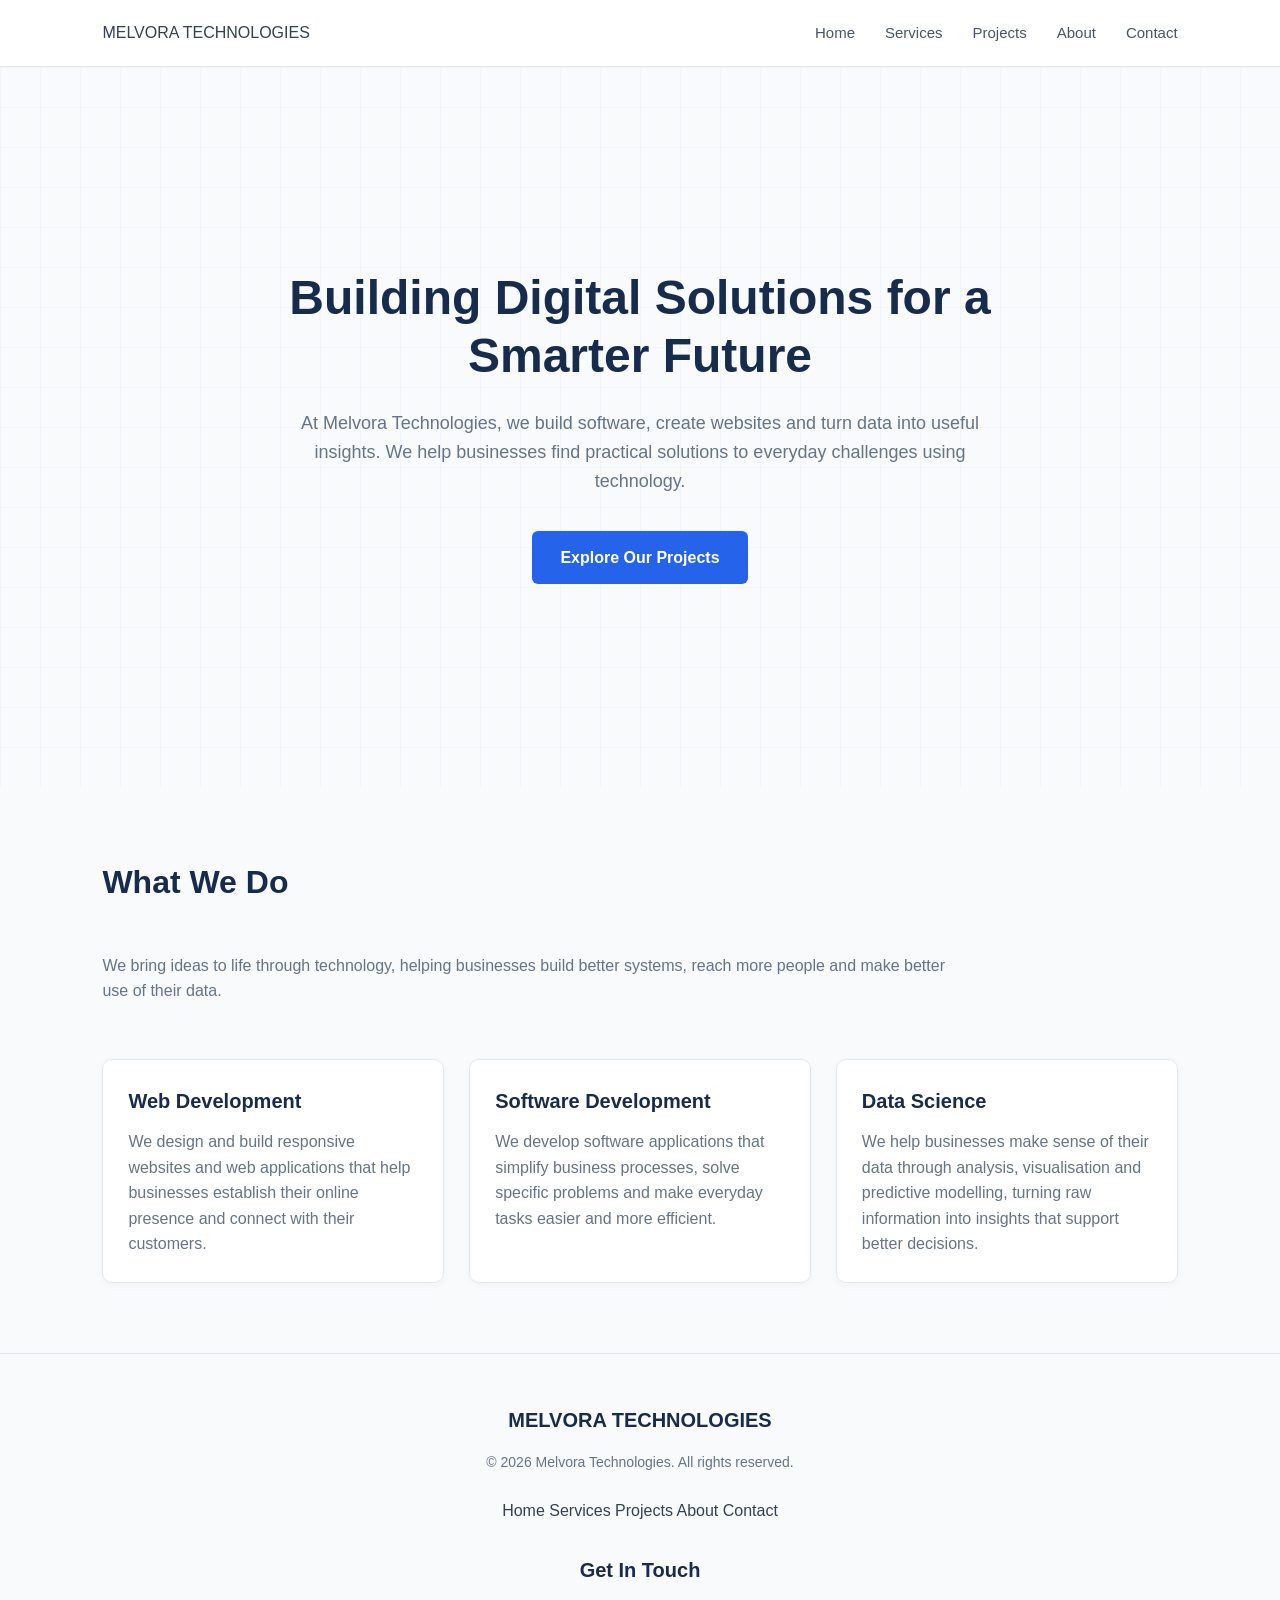
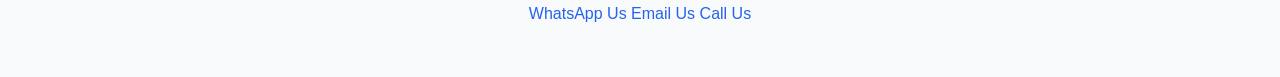
<file: index.html>
<!DOCTYPE html>
<html lang="en">
    <head>
         <meta charset="UTF-8">
         <meta name="viewport" content="width=device-width, initial-scale=1.0">
         <meta name="description" content="Melvora Technologies develops software, data-driven solutions and modern digital experiences.">
         <title>Melvora Technologies | Digital Solutions</title>
         <link rel="stylesheet" href="style.css">

    </head>

    <!--Body-->
    <body>
        <!-- Navigation -->
        <header>
            <hi>MELVORA TECHNOLOGIES</hi>
            <button class="menu-toggle" id="menuToggle" aria-label="Open navigation" aria-expanded="false">
                ☰
            </button>
            <nav id="mainNav">
                <ul>
                    <li><a href="index.html">Home</a></li>
                    <li><a href="services.html">Services</a></li>
                    <li><a href="projects.html">Projects</a></li>
                    <li><a href="about.html">About</a></li>
                    <li><a href="contact.html">Contact</a></li>

                </ul>
            </nav>
        </header>
        <main>
            <section id = "home">
                <h2>Building Digital Solutions for a Smarter Future</h2>
                <p>
                    At Melvora Technologies, we build software, create websites and turn data 
                    into useful insights. We help businesses find practical solutions to everyday 
                    challenges using technology.
                </p>
                <a href="projects.html">Explore Our Projects</a>

            </section>

            <section id = "services">
                <h2> What We Do</h2>
                <p>
                    We bring ideas to life through technology, helping businesses build better 
                    systems, reach more people and make better use of their data.
                </p>
                <div class="service-card">
                    <h3>Web Development</h3>
                    <p>
                        We design and build responsive websites and web applications 
                        that help businesses establish their online presence and connect with 
                        their customers.
                    </p>

                </div>
                <div class="service-card">
                    <h3>Software Development</h3>
                    <p>
                        We develop software applications that simplify business
                        processes, solve specific problems and make everyday
                        tasks easier and more efficient.
                    </p>

                </div>
                <div class="service-card">
                    <h3>Data Science</h3>
                    <p>
                        We help businesses make sense of their data through
                        analysis, visualisation and predictive modelling,
                        turning raw information into insights that support
                        better decisions.
                    </p>

                </div>

            </section>
            
        </main>
        
        <footer>
            <h3>MELVORA TECHNOLOGIES</h3>
            <p>&copy; 2026 Melvora Technologies. All rights reserved.</p>
            <nav>
                <a href="index.html">Home</a>
                <a href="services.html">Services</a>
                <a href="projects.html">Projects</a>
                <a href="about.html">About</a>
                <a href="contact.html">Contact</a>
            </nav>
            <div class="footer-contact">
                <h3>Get In Touch</h3>
                <a href="https://wa.me/254111231387" target="_blank"">WhatsApp Us</a>
                <a href="mailto:awichoscar96@gmail.com">Email Us</a>
                <a href="tel:+254111231387">Call Us</a>


            </div>
        </footer>
        <script src="script.js" defer></script>
    </body>

</html>
</file>
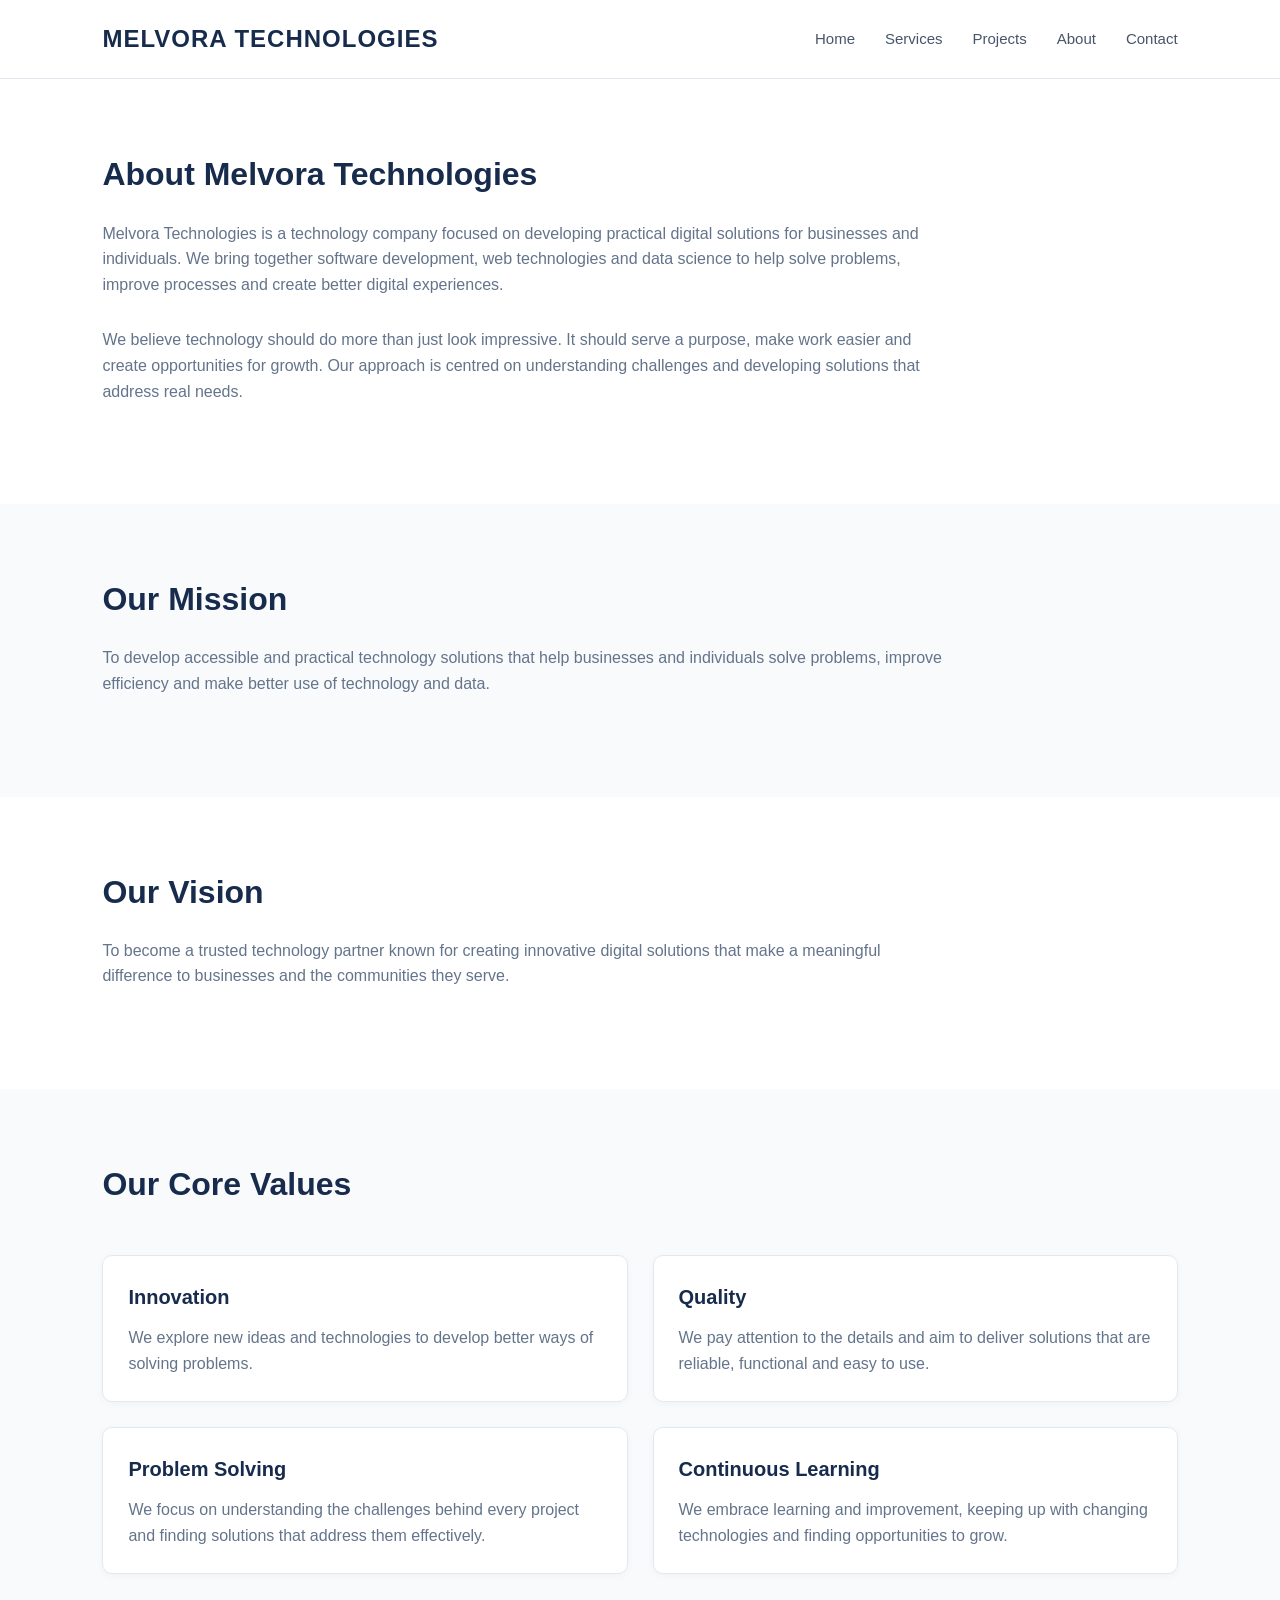
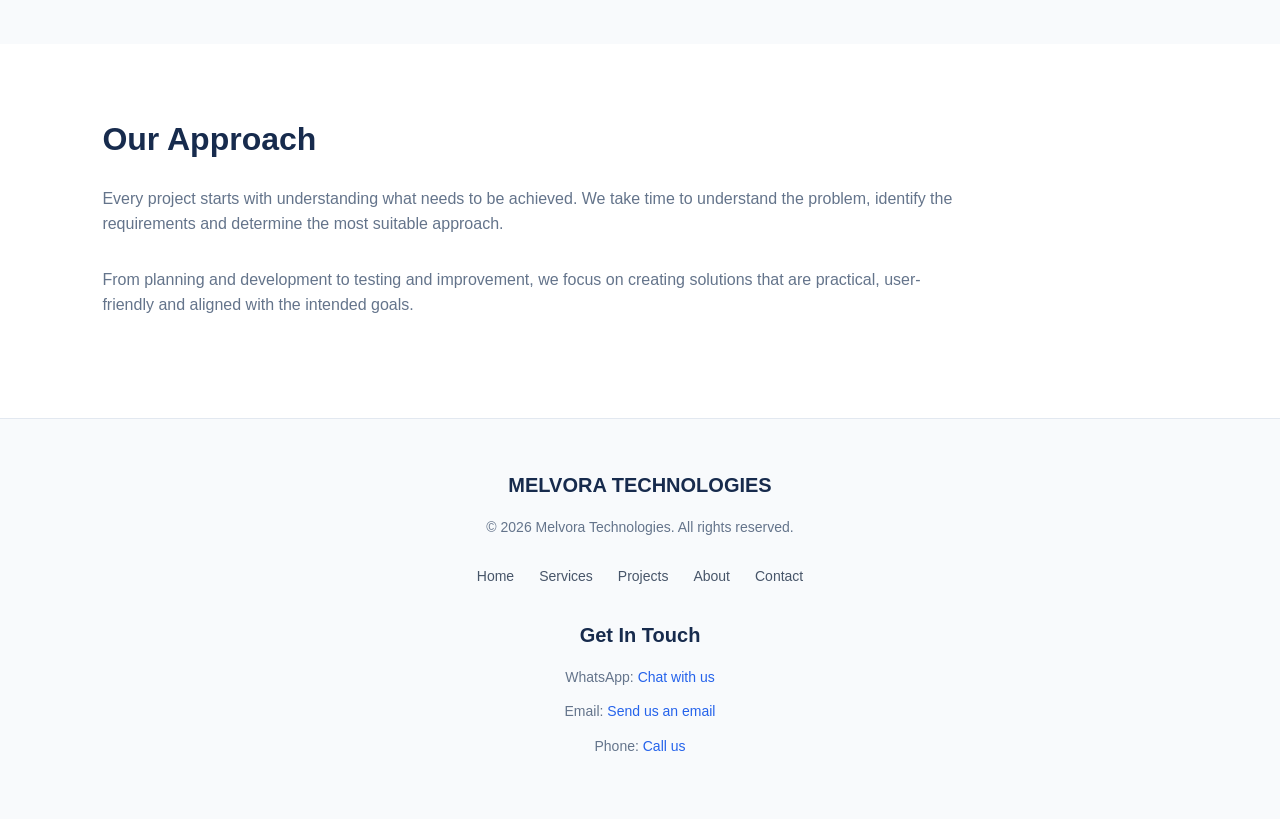
<file: about.html>
<!DOCTYPE html>
<html lang="en">
<head>
    <meta charset="UTF-8">
    <meta name="viewport" content="width=device-width, initial-scale=1.0">
    <meta name="description" content="Learn about Melvora Technologies, our mission, vision, values and approach to building digital solutions.">
    <title>About Us | Melvora Technologies</title>
    <link rel="stylesheet" href="style.css">
</head>
<body>

    <!-- Header -->
    <header>
        <h1>MELVORA TECHNOLOGIES</h1>

        <nav>
            <ul>
                <li><a href="index.html">Home</a></li>
                <li><a href="services.html">Services</a></li>
                <li><a href="projects.html">Projects</a></li>
                <li><a href="about.html">About</a></li>
                <li><a href="contact.html">Contact</a></li>
            </ul>
        </nav>
    </header>

    <!-- Main Content -->
    <main>

        <!-- About Introduction -->
        <section id="about-intro">
            <h2>About Melvora Technologies</h2>

            <p>
                Melvora Technologies is a technology company focused on developing practical digital solutions for businesses and individuals. We bring together software development, web technologies and data science to help solve problems, improve processes and create better digital experiences.
            </p>

            <p>
                We believe technology should do more than just look impressive. It should serve a purpose, make work easier and create opportunities for growth. Our approach is centred on understanding challenges and developing solutions that address real needs.
            </p>
        </section>

        <!-- Mission -->
        <section id="mission">
            <h2>Our Mission</h2>

            <p>
                To develop accessible and practical technology solutions that help businesses and individuals solve problems, improve efficiency and make better use of technology and data.
            </p>
        </section>

        <!-- Vision -->
        <section id="vision">
            <h2>Our Vision</h2>

            <p>
                To become a trusted technology partner known for creating innovative digital solutions that make a meaningful difference to businesses and the communities they serve.
            </p>
        </section>

        <!-- Core Values -->
        <section id="values">
            <h2>Our Core Values</h2>

            <div class="value-card">
                <h3>Innovation</h3>
                <p>
                    We explore new ideas and technologies to develop better ways of solving problems.
                </p>
            </div>

            <div class="value-card">
                <h3>Quality</h3>
                <p>
                    We pay attention to the details and aim to deliver solutions that are reliable, functional and easy to use.
                </p>
            </div>

            <div class="value-card">
                <h3>Problem Solving</h3>
                <p>
                    We focus on understanding the challenges behind every project and finding solutions that address them effectively.
                </p>
            </div>

            <div class="value-card">
                <h3>Continuous Learning</h3>
                <p>
                    We embrace learning and improvement, keeping up with changing technologies and finding opportunities to grow.
                </p>
            </div>
        </section>

        <!-- Our Approach -->
        <section id="our-approach">
            <h2>Our Approach</h2>

            <p>
                Every project starts with understanding what needs to be achieved. We take time to understand the problem, identify the requirements and determine the most suitable approach.
            </p>

            <p>
                From planning and development to testing and improvement, we focus on creating solutions that are practical, user-friendly and aligned with the intended goals.
            </p>
        </section>

    </main>

    <!-- Footer -->
    <footer>
        <h3>MELVORA TECHNOLOGIES</h3>

        <p>&copy; 2026 Melvora Technologies. All rights reserved.</p>

        <nav>
            <ul>
                <li><a href="index.html">Home</a></li>
                <li><a href="services.html">Services</a></li>
                <li><a href="projects.html">Projects</a></li>
                <li><a href="about.html">About</a></li>
                <li><a href="contact.html">Contact</a></li>
            </ul>
        </nav>

        <div class="footer-contact">
            <h3>Get In Touch</h3>

            <p>
                WhatsApp:
                <a href="https://wa.me/254111231387" target="_blank">Chat with us</a>
            </p>

            <p>
                Email:
                <a href="mailto:awichoscar96@gmail.com">Send us an email</a>
            </p>

            <p>
                Phone:
                <a href="tel:+254111231387">Call us</a>
            </p>
        </div>
    </footer>
    <script src="script.js" defer></script>

</body>
</html>
</file>
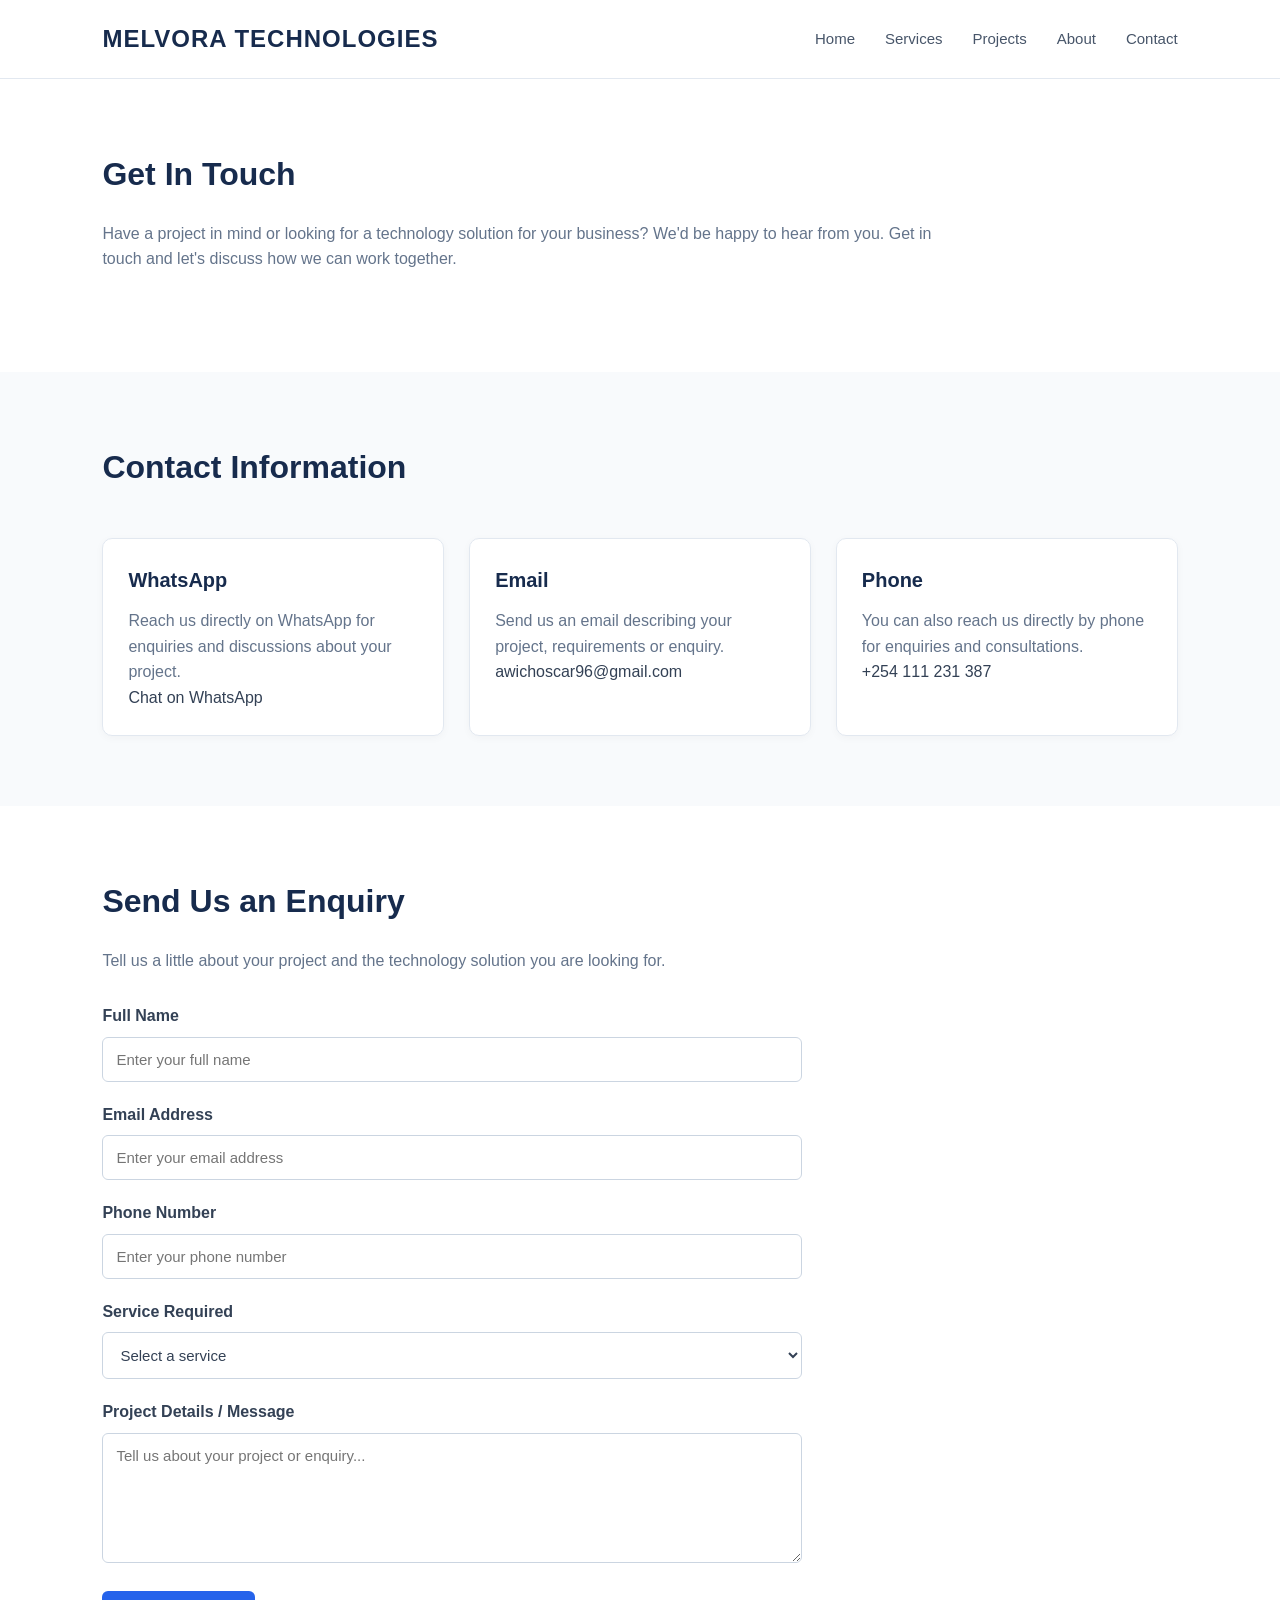
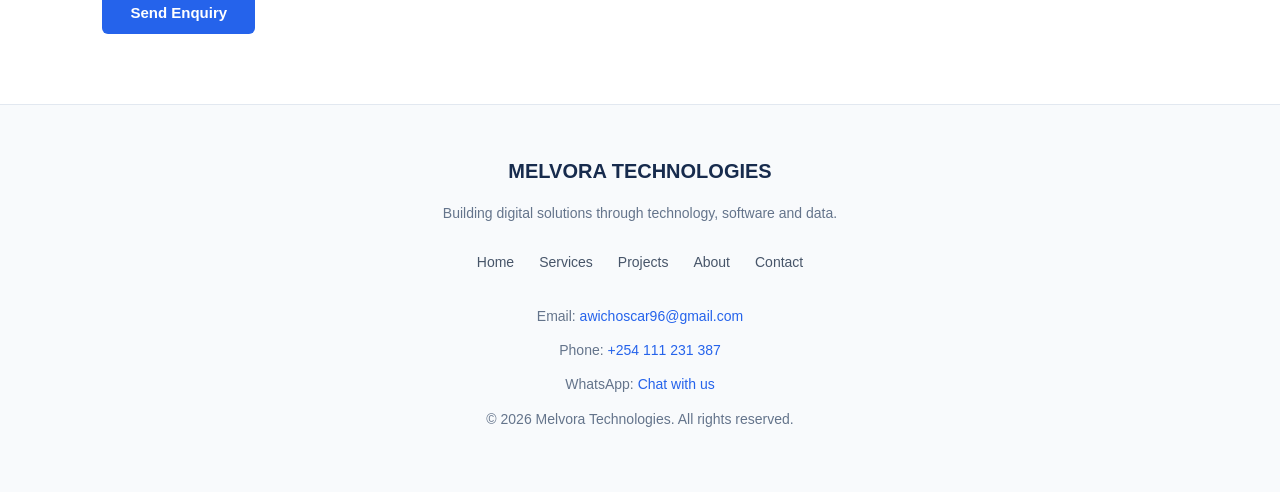
<file: contact.html>
<!DOCTYPE html>
<html lang="en">

<head>
    <meta charset="UTF-8">
    <meta name="viewport" content="width=device-width, initial-scale=1.0">

    <meta name="description" content="Get in touch with Melvora Technologies to discuss your web development, software development and data science needs.">

    <title>Contact Us | Melvora Technologies</title>

    <link rel="stylesheet" href="style.css">
</head>

<body>

    <!-- =========================================
         1. HEADER AND NAVIGATION
    ========================================== -->

    <header>

        <h1>MELVORA TECHNOLOGIES</h1>

        <!-- Mobile Navigation Button -->
        <button
            class="menu-toggle"
            id="menuToggle"
            aria-label="Open navigation"
            aria-expanded="false"
            aria-controls="mainNav"
            type="button">

            ☰

        </button>

        <!-- Main Navigation -->
        <nav id="mainNav">

            <ul>
                <li><a href="index.html">Home</a></li>
                <li><a href="services.html">Services</a></li>
                <li><a href="projects.html">Projects</a></li>
                <li><a href="about.html">About</a></li>
                <li><a href="contact.html">Contact</a></li>
            </ul>

        </nav>

    </header>


    <!-- =========================================
         2. MAIN CONTENT
    ========================================== -->

    <main>

        <!-- Contact Introduction -->
        <section id="contact-intro">

            <h2>Get In Touch</h2>

            <p>
                Have a project in mind or looking for a technology
                solution for your business? We'd be happy to hear
                from you. Get in touch and let's discuss how we
                can work together.
            </p>

        </section>


        <!-- Contact Information -->
        <section id="contact-information">

            <h2>Contact Information</h2>

            <!-- WhatsApp -->
            <div class="contact-card">

                <h3>WhatsApp</h3>

                <p>
                    Reach us directly on WhatsApp for enquiries
                    and discussions about your project.
                </p>

                <a
                    href="https://wa.me/254111231387"
                    target="_blank"
                    rel="noopener noreferrer">

                    Chat on WhatsApp

                </a>

            </div>


            <!-- Email -->
            <div class="contact-card">

                <h3>Email</h3>

                <p>
                    Send us an email describing your project,
                    requirements or enquiry.
                </p>

                <a href="mailto:awichoscar96@gmail.com">

                    awichoscar96@gmail.com

                </a>

            </div>


            <!-- Phone -->
            <div class="contact-card">

                <h3>Phone</h3>

                <p>
                    You can also reach us directly by phone
                    for enquiries and consultations.
                </p>

                <a href="tel:+254111231387">

                    +254 111 231 387

                </a>

            </div>

        </section>


        <!-- =========================================
             3. CONTACT FORM
        ========================================== -->

        <section id="contact-form">

            <h2>Send Us an Enquiry</h2>

            <p>
                Tell us a little about your project and the
                technology solution you are looking for.
            </p>


            <form action="#" method="POST">

                <!-- Full Name -->
                <div class="form-group">

                    <label for="fullName">Full Name</label>

                    <input
                        type="text"
                        id="fullName"
                        name="fullName"
                        placeholder="Enter your full name"
                        required>

                </div>


                <!-- Email -->
                <div class="form-group">

                    <label for="email">Email Address</label>

                    <input
                        type="email"
                        id="email"
                        name="email"
                        placeholder="Enter your email address"
                        required>

                </div>


                <!-- Phone -->
                <div class="form-group">

                    <label for="phone">Phone Number</label>

                    <input
                        type="tel"
                        id="phone"
                        name="phone"
                        placeholder="Enter your phone number">

                </div>


                <!-- Service Selection -->
                <div class="form-group">

                    <label for="service">Service Required</label>

                    <select id="service" name="service" required>

                        <option value="">Select a service</option>

                        <option value="web-development">
                            Web Development
                        </option>

                        <option value="software-development">
                            Software Development
                        </option>

                        <option value="data-science">
                            Data Science
                        </option>

                        <option value="other">
                            Other Enquiry
                        </option>

                    </select>

                </div>


                <!-- Message -->
                <div class="form-group">

                    <label for="message">Project Details / Message</label>

                    <textarea
                        id="message"
                        name="message"
                        rows="6"
                        placeholder="Tell us about your project or enquiry..."
                        required></textarea>

                </div>


                <!-- Submit Button -->
                <button type="submit">

                    Send Enquiry

                </button>


                <!-- Form Feedback -->
                <p id="formMessage" aria-live="polite"></p>

            </form>

        </section>

    </main>


    <!-- =========================================
         4. FOOTER
    ========================================== -->

    <footer>

        <h3>MELVORA TECHNOLOGIES</h3>

        <p>
            Building digital solutions through technology,
            software and data.
        </p>


        <!-- Footer Navigation -->
        <nav>

            <ul>
                <li><a href="index.html">Home</a></li>
                <li><a href="services.html">Services</a></li>
                <li><a href="projects.html">Projects</a></li>
                <li><a href="about.html">About</a></li>
                <li><a href="contact.html">Contact</a></li>
            </ul>

        </nav>


        <!-- Footer Contact Information -->
        <div class="footer-contact">

            <p>
                Email:
                <a href="mailto:awichoscar96@gmail.com">
                    awichoscar96@gmail.com
                </a>
            </p>

            <p>
                Phone:
                <a href="tel:+254111231387">
                    +254 111 231 387
                </a>
            </p>

            <p>
                WhatsApp:
                <a
                    href="https://wa.me/254111231387"
                    target="_blank"
                    rel="noopener noreferrer">

                    Chat with us

                </a>
            </p>

        </div>


        <!-- Copyright -->
        <p>
            &copy; 2026 Melvora Technologies.
            All rights reserved.
        </p>

    </footer>


    <!-- =========================================
         5. JAVASCRIPT
    ========================================== -->

    <script src="script.js" defer></script>

</body>

</html>
</file>
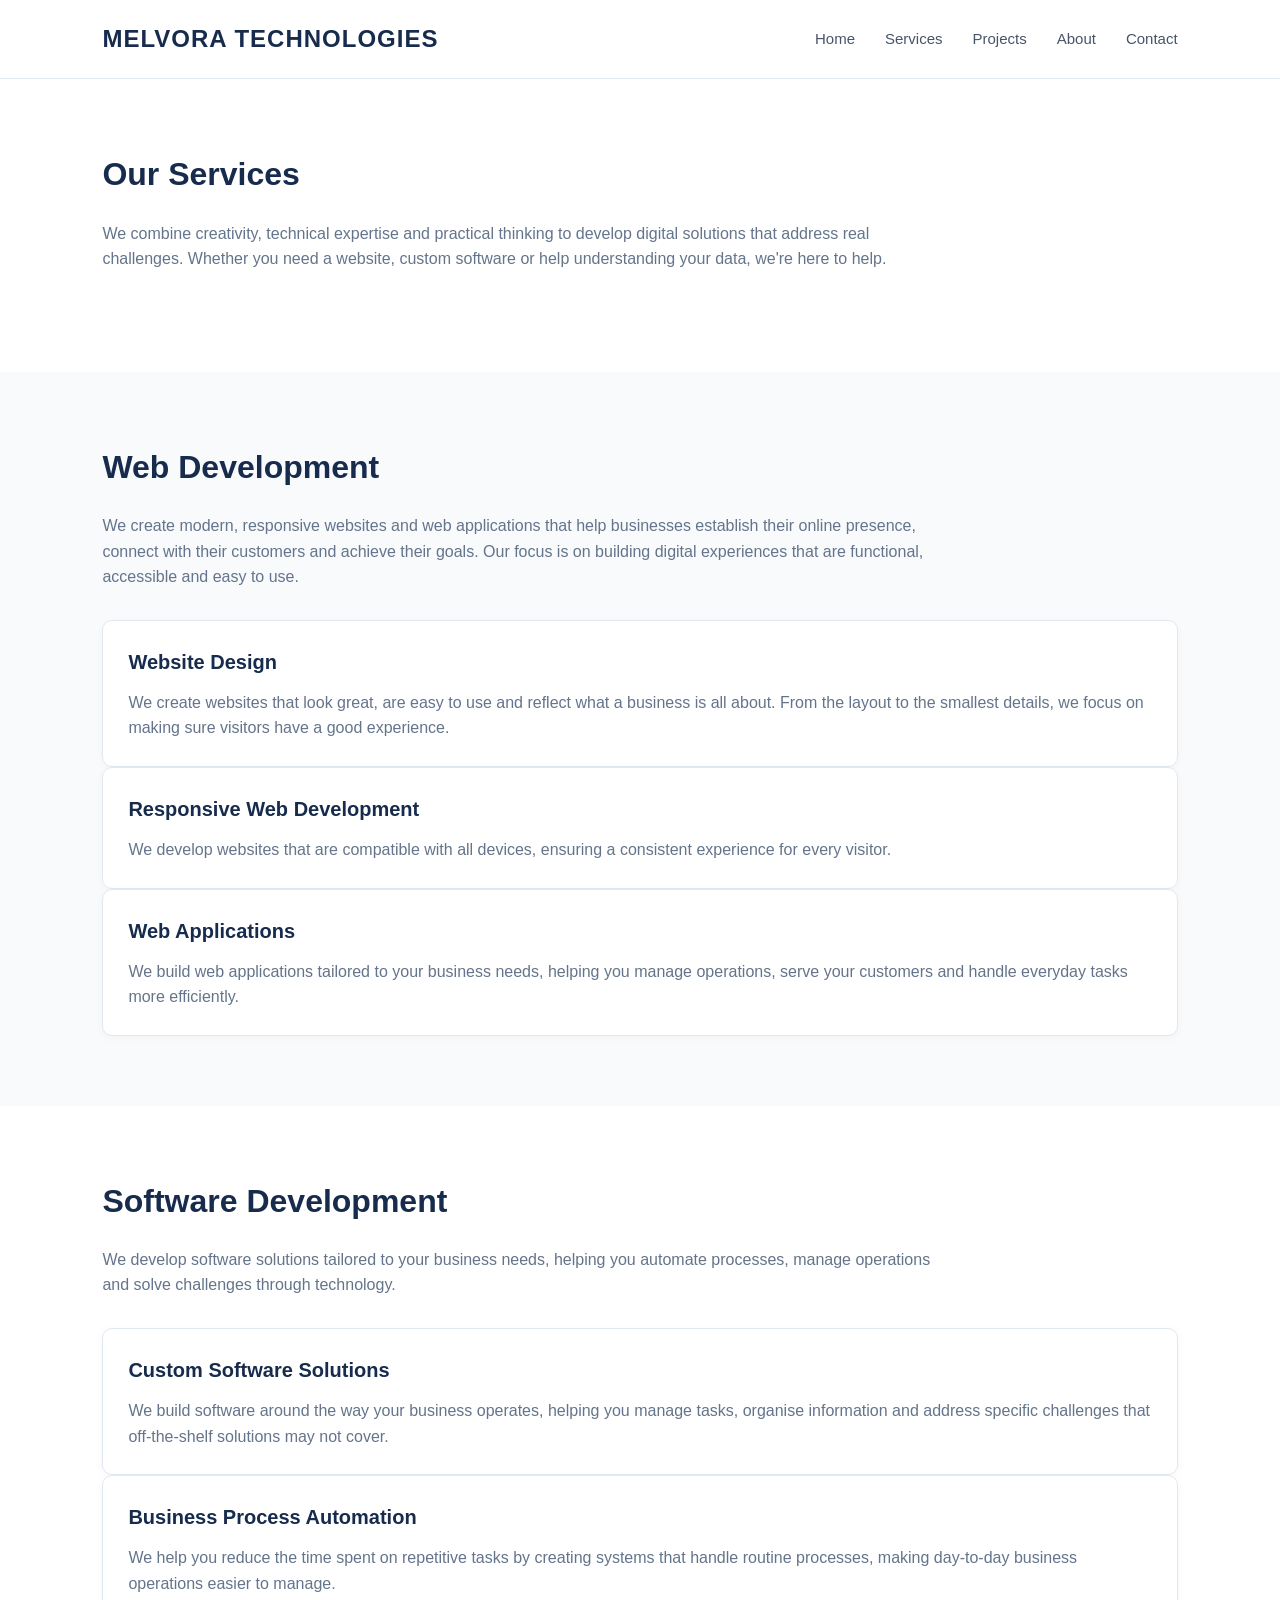
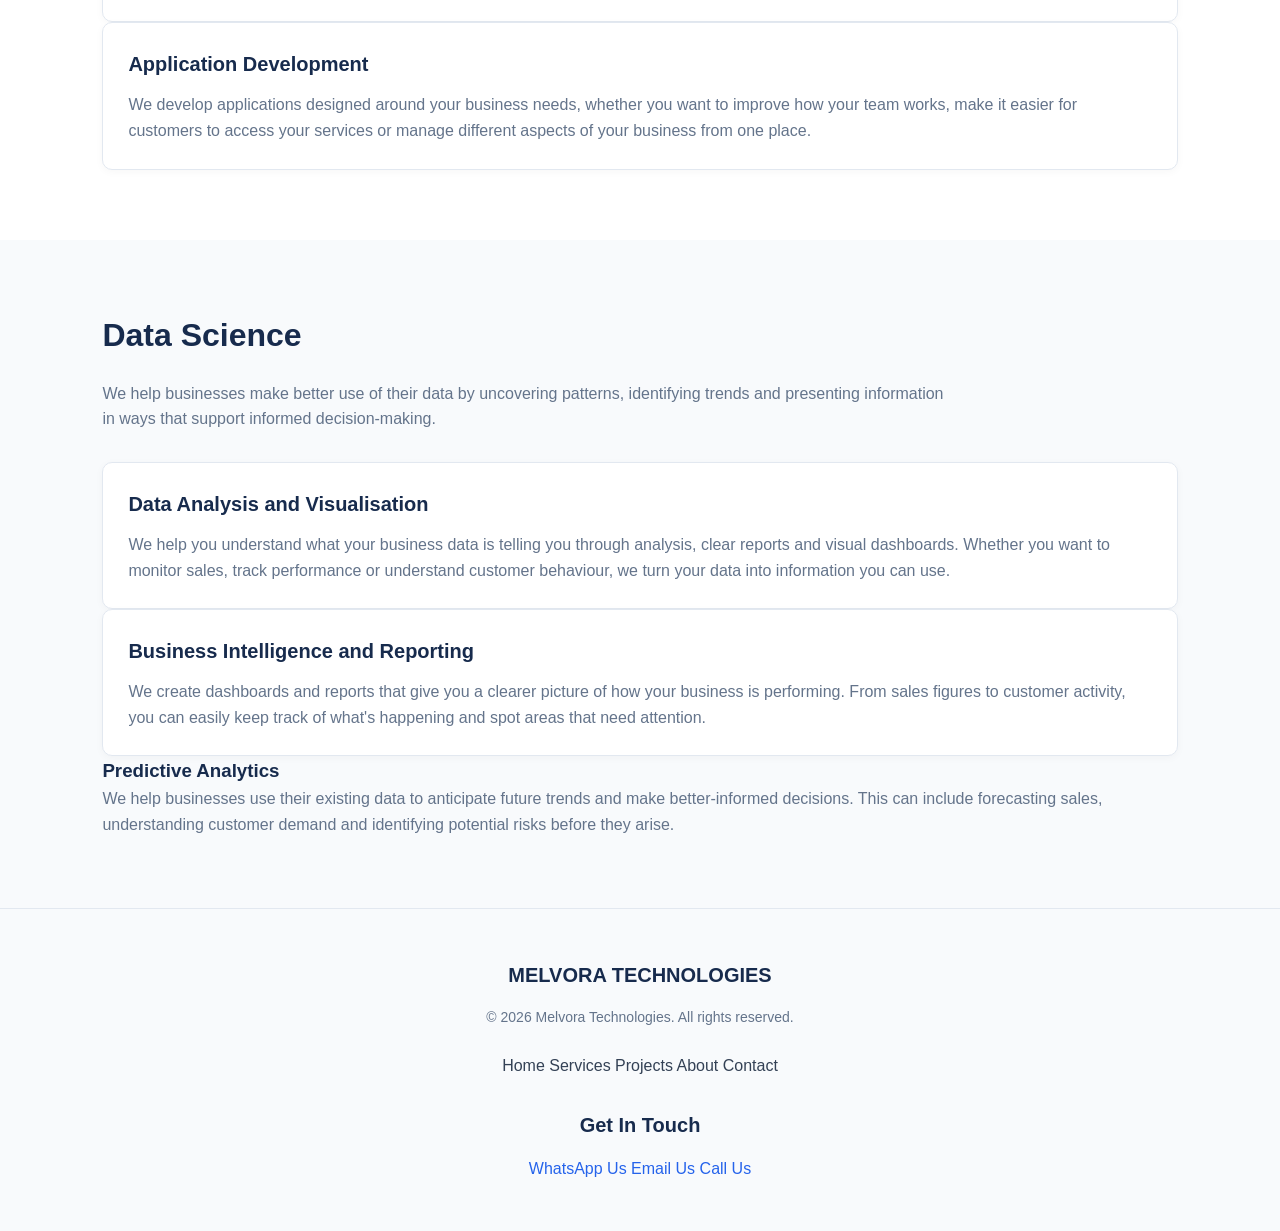
<file: services.html>
<!DOCTYPE html>
<html lang="en">
    <head>
        <meta charset="UTF-8">
        <meta name="viewport" content="width=device-width, initial-scale=1.0">
        <meta name="description" content="Explore the web development, software development and data science services offered by Melvora Technologies.">
        <title>Our Services</title>
        <link rel="stylesheet" href="style.css">

    </head>

    <body>
        <header>
            <h1>MELVORA TECHNOLOGIES</h1>
            <nav>
                <ul>
                    <li><a href="index.html">Home</a></li>
                    <li><a href="services.html">Services</a></li>
                    <li><a href="projects.html">Projects</a></li>
                    <li><a href="about.html">About</a></li>
                    <li><a href="contact.html">Contact</a></li>
                </ul>
            </nav>
        </header>

        <main>
            <section id="services-intro">
                <h2>Our Services</h2>
                <p>
                     We combine creativity, technical expertise and practical
                     thinking to develop digital solutions that address real
                     challenges. Whether you need a website, custom software
                     or help understanding your data, we're here to help.
                </p>

            </section>

            <section id="web-development">
                <h2>Web Development</h2>
                <p>
                    We create modern, responsive websites and web applications
                    that help businesses establish their online presence,
                    connect with their customers and achieve their goals.
                    Our focus is on building digital experiences that are
                    functional, accessible and easy to use.
                </p>
                <div class="service-detail">
                    <h3>Website Design</h3>
                    <p>
                        We create websites that look great, are easy to use and
                        reflect what a business is all about. From the layout
                        to the smallest details, we focus on making sure visitors
                        have a good experience.
                    </p>

                </div>

                <div class="service-detail">
                    <h3>Responsive Web Development</h3>
                    <p>
                        We develop websites that are compatible with all devices,
                        ensuring a consistent experience for every visitor.
                    </p>

                </div>

                <div class="service-detail">
                    <h3>Web Applications</h3>
                    <p>
                        We build web applications tailored to your business needs,
                        helping you manage operations, serve your customers and
                        handle everyday tasks more efficiently.
                    </p>

                </div>
            </section>

            <!-- Software Development -->
             <section id="software-developmnet">
                <h2>Software Development</h2>
                <p>
                    We develop software solutions tailored to your business
                    needs, helping you automate processes, manage operations
                    and solve challenges through technology.
                </p>

                <!-- Custom Software Solutions -->
                 <div class="service-detail">
                    <h3>Custom Software Solutions</h3>
                    <p>
                        We build software around the way your business operates,
                        helping you manage tasks, organise information and address
                        specific challenges that off-the-shelf solutions may not cover.
                    </p>

                 </div>

                 <!-- Business Process Automation -->
                  <div class="service-detail">
                     <h3>Business Process Automation</h3>
                     <p>
                        We help you reduce the time spent on repetitive tasks
                        by creating systems that handle routine processes,
                        making day-to-day business operations easier to manage.
                     </p>

                  </div>

                  <!-- Application Development -->
                  <div class="service-detail">
                    <h3>Application Development</h3>
                    <p>
                        We develop applications designed around your business needs,
                        whether you want to improve how your team works, make it
                        easier for customers to access your services or manage
                        different aspects of your business from one place.
                    </p>

                   </div>

             </section>

             <!-- Data Science -->
              <section id="data-science">
                <h2>Data Science</h2>
                <p>
                     We help businesses make better use of their data by
                     uncovering patterns, identifying trends and presenting
                     information in ways that support informed decision-making.
                </p>
                <!-- Data Analysis and Visualisation -->
                 <div class="service-detail">
                    <h3>Data Analysis and Visualisation</h3>
                    <p>
                        We help you understand what your business data is telling
                        you through analysis, clear reports and visual dashboards.
                        Whether you want to monitor sales, track performance or
                        understand customer behaviour, we turn your data into
                        information you can use.
                    </p>

                 </div>
                 <!-- Business Intelligence and Reporting -->
                  <div class="service-detail">
                    <h3>Business Intelligence and Reporting</h3>
                    <p>
                         We create dashboards and reports that give you a clearer
                         picture of how your business is performing. From sales
                         figures to customer activity, you can easily keep track
                         of what's happening and spot areas that need attention.
                    </p>

                  </div>

                  <!-- Predictive Analytics -->
                   <div class="service detail">
                    <h3>Predictive Analytics</h3>
                    <p>
                         We help businesses use their existing data to anticipate
                         future trends and make better-informed decisions. This
                         can include forecasting sales, understanding customer
                         demand and identifying potential risks before they arise.
                    </p>

                   </div>

              </section>
        </main>
        <!-- Footer -->
         <footer>
            <h3>MELVORA TECHNOLOGIES</h3>

            <p>&copy; 2026 Melvora Technologies. All rights reserved.</p>

            <nav>
                <a href="index.html">Home</a>
                <a href="services.html">Services</a>
                <a href="projects.html">Projects</a>
                <a href="about.html">About</a>
                <a href="contact.html">Contact</a>
            </nav>

            <!-- Contact Information -->
            <div class="footer-contact">
                <h3>Get In Touch</h3>
                <a href="https://wa.me/254111231387" target="_blank">WhatsApp Us</a>
                <a href="mailto:awichoscar96@gmail.com">Email Us</a>
                <a href="tel:+254111231387">Call Us</a>
            </div>
         </footer>
         <script src="script.js" defer></script>
    </body>
</html>
</file>
<file: style.css>
/* =========================================
   1. GLOBAL STYLES
========================================= */

* {
    margin: 0;
    padding: 0;
    box-sizing: border-box;
}

body {
    font-family: Arial, sans-serif;
    background-color: #ffffff;
    color: #334155;
    line-height: 1.6;
}

h1, h2, h3 {
    color: #172b4d;
}

p {
    color: #64748b;
}

a {
    color: inherit;
    text-decoration: none;
}


/* =========================================
   2. HEADER AND NAVIGATION
========================================= */

header {
    display: flex;
    justify-content: space-between;
    align-items: center;
    padding: 20px 8%;
    background-color: #ffffff;
    border-bottom: 1px solid #e2e8f0;
}

header h1 {
    font-size: 24px;
    letter-spacing: 1px;
    color: #172b4d;
}

/* Main Navigation */

header nav ul {
    display: flex;
    list-style: none;
    gap: 30px;
}

header nav ul li a {
    color: #475569;
    font-size: 15px;
    font-weight: 500;
    transition: color 0.3s ease;
}

header nav ul li a:hover {
    color: #2563eb;
}

/* Mobile Menu Button */

.menu-toggle {
    display: none;
    background: none;
    border: none;
    color: #172b4d;
    font-size: 28px;
    cursor: pointer;
}


/* =========================================
   3. HOMEPAGE HERO SECTION
========================================= */

#home {
    min-height: 80vh;
    display: flex;
    flex-direction: column;
    justify-content: center;
    align-items: center;
    text-align: center;
    padding: 80px 8%;

    /* Very subtle technical grid */
    background-color: #f8fafc;
    background-image:
        linear-gradient(rgba(37, 99, 235, 0.035) 1px, transparent 1px),
        linear-gradient(90deg, rgba(37, 99, 235, 0.035) 1px, transparent 1px);
    background-size: 40px 40px;
}

#home h2 {
    font-size: 48px;
    max-width: 850px;
    line-height: 1.2;
    margin-bottom: 25px;
    color: #172b4d;
}

#home p {
    font-size: 18px;
    max-width: 700px;
    margin-bottom: 35px;
    color: #64748b;
}

/* Hero Button */

#home a {
    display: inline-block;
    background-color: #2563eb;
    color: #ffffff;
    padding: 14px 28px;
    border-radius: 6px;
    font-weight: bold;
    transition: background-color 0.3s ease;
}

#home a:hover {
    background-color: #1d4ed8;
}


/* =========================================
   4. GENERAL CONTENT SECTIONS
========================================= */

main section {
    padding: 70px 8%;
}

main section:nth-child(even) {
    background-color: #f8fafc;
}

main section h2 {
    font-size: 32px;
    margin-bottom: 20px;
    color: #172b4d;
}

main section > p {
    max-width: 850px;
    margin-bottom: 30px;
}


/* =========================================
   5. SERVICE, VALUE AND OTHER CARDS
========================================= */

.service-card,
.service-detail,
.value-card,
.category-card,
.project-card,
.contact-card {
    background-color: #ffffff;
    border: 1px solid #e2e8f0;
    border-radius: 10px;
    padding: 25px;
    box-shadow: 0 2px 8px rgba(15, 23, 42, 0.035);
    transition: border-color 0.3s ease, box-shadow 0.3s ease;
}

.service-card:hover,
.category-card:hover,
.value-card:hover,
.project-card:hover,
.contact-card:hover {
    border-color: #bfdbfe;
    box-shadow: 0 5px 18px rgba(15, 23, 42, 0.07);
}

.service-card h3,
.service-detail h3,
.value-card h3,
.category-card h3,
.project-card h3,
.contact-card h3 {
    font-size: 20px;
    margin-bottom: 12px;
    color: #172b4d;
}


/* =========================================
   6. CARD LAYOUTS
========================================= */

#services,
#project-categories,
#values,
#contact-information {
    display: grid;
    grid-template-columns: repeat(3, 1fr);
    gap: 25px;
}

/* Section Headings and Introductions */

#services h2,
#services > p,
#project-categories h2,
#project-categories > p,
#values h2,
#contact-information h2 {
    grid-column: 1 / -1;
}

/* About Page Value Cards */

#values {
    grid-template-columns: repeat(2, 1fr);
}


/* =========================================
   7. PROJECT SHOWCASE
========================================= */

.project-card {
    display: flex;
    flex-direction: column;
    gap: 15px;
}

.project-image {
    width: 100%;
    height: 220px;
    overflow: hidden;
    border-radius: 8px;
    background-color: #f1f5f9;
}

.project-image img {
    width: 100%;
    height: 100%;
    object-fit: cover;
}

.project-info a {
    display: inline-block;
    margin-top: 15px;
    color: #2563eb;
    font-weight: bold;
}

.project-info a:hover {
    color: #1d4ed8;
}


/* =========================================
   8. CONTACT FORM
========================================= */

#contact-form form {
    max-width: 700px;
}

.form-group {
    margin-bottom: 20px;
}

.form-group label {
    display: block;
    margin-bottom: 8px;
    color: #334155;
    font-weight: 600;
}

.form-group input,
.form-group select,
.form-group textarea {
    width: 100%;
    padding: 13px;
    background-color: #ffffff;
    border: 1px solid #cbd5e1;
    border-radius: 6px;
    color: #334155;
    font-family: inherit;
    font-size: 15px;
}

.form-group input:focus,
.form-group select:focus,
.form-group textarea:focus {
    outline: none;
    border-color: #2563eb;
    box-shadow: 0 0 0 3px rgba(37, 99, 235, 0.1);
}

#contact-form button {
    padding: 13px 28px;
    background-color: #2563eb;
    color: #ffffff;
    border: none;
    border-radius: 6px;
    font-size: 15px;
    font-weight: bold;
    cursor: pointer;
    transition: background-color 0.3s ease;
}

#contact-form button:hover {
    background-color: #1d4ed8;
}


/* =========================================
   9. FOOTER
========================================= */

footer {
    background-color: #f8fafc;
    padding: 50px 8%;
    border-top: 1px solid #e2e8f0;
    text-align: center;
}

footer h3 {
    font-size: 20px;
    margin-bottom: 15px;
    color: #172b4d;
}

footer p {
    font-size: 14px;
    margin-bottom: 12px;
    color: #64748b;
}

/* Footer Navigation */

footer nav {
    margin: 25px 0;
}

footer nav ul {
    display: flex;
    justify-content: center;
    flex-wrap: wrap;
    gap: 25px;
    list-style: none;
}

footer nav ul li a {
    color: #475569;
    font-size: 14px;
    transition: color 0.3s ease;
}

footer nav ul li a:hover {
    color: #2563eb;
}

/* Footer Contact */

.footer-contact {
    margin-top: 30px;
}

.footer-contact a {
    color: #2563eb;
}

.footer-contact a:hover {
    color: #1d4ed8;
}


/* =========================================
   10. TABLET RESPONSIVE DESIGN
========================================= */

@media (max-width: 768px) {

    /* Header */

    header {
        flex-direction: row;
        flex-wrap: wrap;
        justify-content: space-between;
        padding: 20px 5%;
    }

    header h1 {
        font-size: 19px;
    }

    /* Mobile Navigation */

    .menu-toggle {
        display: block;
    }

    header nav {
        display: none;
        width: 100%;
    }

    header nav.active {
        display: block;
    }

    header nav ul {
        flex-direction: column;
        align-items: center;
        gap: 15px;
        padding: 20px 0;
    }

    /* Hero Section */

    #home h2 {
        font-size: 36px;
    }

    #home p {
        font-size: 16px;
    }

    /* Card Layouts */

    #services,
    #project-categories,
    #values,
    #contact-information {
        grid-template-columns: repeat(2, 1fr);
    }

    /* General Sections */

    main section {
        padding: 50px 5%;
    }

}


/* =========================================
   11. MOBILE RESPONSIVE DESIGN
========================================= */

@media (max-width: 480px) {

    /* Header */

    header h1 {
        font-size: 17px;
    }

    /* Card Layouts */

    #services,
    #project-categories,
    #values,
    #contact-information {
        grid-template-columns: 1fr;
    }

    /* Hero Section */

    #home {
        min-height: 70vh;
    }

    #home h2 {
        font-size: 30px;
    }

    #home p {
        font-size: 15px;
    }

    /* Section Headings */

    main section h2 {
        font-size: 27px;
    }

    /* Footer Navigation */

    footer nav ul {
        flex-direction: column;
        gap: 12px;
    }

}


/* =========================================
   12. DESKTOP RESPONSIVE DESIGN
========================================= */

@media (min-width: 769px) {

    .menu-toggle {
        display: none;
    }

    header nav {
        display: block;
    }

}


/* =========================================
   13. PROJECT FILTER BUTTONS
========================================= */

.project-filters {
    display: flex;
    flex-wrap: wrap;
    gap: 12px;
    margin-bottom: 30px;
}

.filter-btn {
    padding: 10px 20px;
    background-color: #ffffff;
    color: #475569;
    border: 1px solid #cbd5e1;
    border-radius: 6px;
    font-size: 14px;
    cursor: pointer;
    transition: all 0.3s ease;
}

.filter-btn:hover {
    background-color: #2563eb;
    color: #ffffff;
    border-color: #2563eb;
}

.filter-btn.active {
    background-color: #2563eb;
    color: #ffffff;
    border-color: #2563eb;
}

/* Hide Filtered Projects */

.project-card.hidden {
    display: none;
}


/* =========================================
   14. SMOOTH SCROLLING
========================================= */

html {
    scroll-behavior: smooth;
}

/* Prevent section headings from hiding behind
   the header when navigating to an ID */

main section {
    scroll-margin-top: 25px;
}


/* =========================================
   15. SCROLL REVEAL ANIMATIONS
========================================= */

.reveal {
    opacity: 0;
    transform: translateY(25px);
    transition:
        opacity 0.7s ease,
        transform 0.7s ease;
}

.reveal.visible {
    opacity: 1;
    transform: translateY(0);
}


/* Respect visitors who prefer reduced motion */

@media (prefers-reduced-motion: reduce) {
    html {
        scroll-behavior: auto;
    }

    .reveal {
        opacity: 1;
        transform: none;
        transition: none;
    }
}


/* =========================================
   16. PAGE LOAD ANIMATIONS
========================================= */

@keyframes pageFadeIn {
    from {
        opacity: 0;
    }

    to {
        opacity: 1;
    }
}

@keyframes slideUp {
    from {
        opacity: 0;
        transform: translateY(30px);
    }

    to {
        opacity: 1;
        transform: translateY(0);
    }
}

@keyframes slideFromLeft {
    from {
        opacity: 0;
        transform: translateX(-30px);
    }

    to {
        opacity: 1;
        transform: translateX(0);
    }
}

/* Page background */

body {
    animation: pageFadeIn 0.6s ease both;
}

/* Main page content */

main section > h2 {
    animation: slideUp 0.7s ease both;
}

main section > p {
    animation: slideUp 0.8s ease both;
}

/* Page headers */

header h1 {
    animation: slideFromLeft 0.7s ease both;
}

/* Hero content */

#home h2 {
    animation: slideUp 0.8s ease both;
}

#home p {
    animation: slideUp 1s ease both;
}

#home a {
    animation: slideUp 1.2s ease both;
}

/* Respect reduced-motion preferences */

@media (prefers-reduced-motion: reduce) {
    *,
    *::before,
    *::after {
        animation-duration: 0.01ms !important;
        animation-iteration-count: 1 !important;
        transition-duration: 0.01ms !important;
        scroll-behavior: auto !important;
    }
}
</file>
